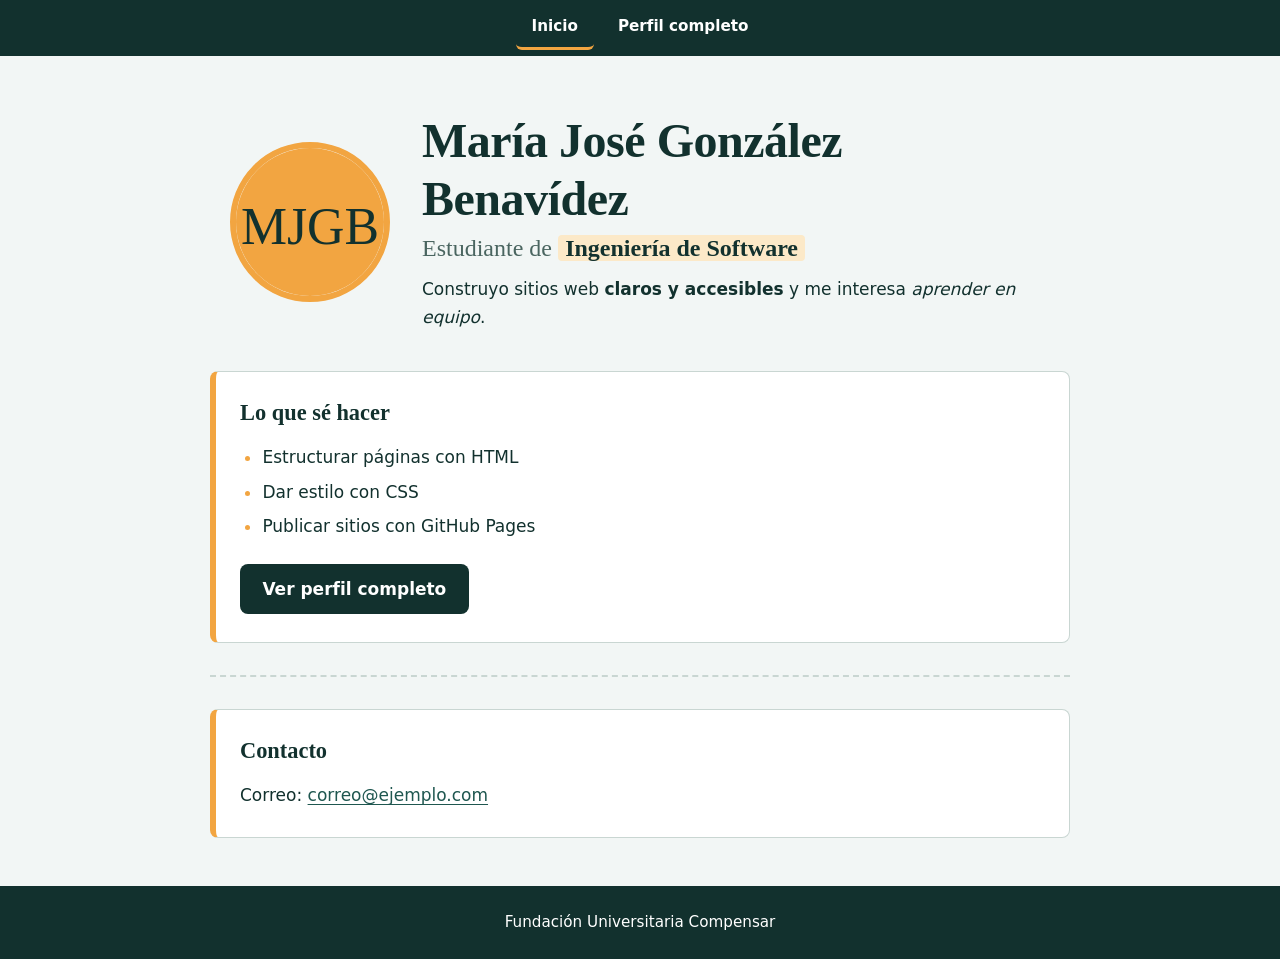
<file: index.html>
<!DOCTYPE html> <!-- Declara que el documento es HTML5 -->
<html lang="es"> <!-- Raíz del documento, idioma español -->
<head> <!-- Abre la cabecera con metadatos -->
  <meta charset="utf-8"> <!-- Codificación que admite tildes y ñ -->
  <meta name="viewport" content="width=device-width, initial-scale=1"> <!-- Hace la página adaptable a móviles -->
  <title>María José González Benavídez | Hoja de vida</title> <!-- Título de la pestaña -->
  <link rel="stylesheet" href="css/styles.css"> <!-- Enlaza la hoja de estilos externa -->
</head> <!-- Cierra la cabecera -->
<body> <!-- Abre el contenido visible -->
  <div class="menu"> <!-- Contenedor de la barra de navegación fija -->
    <a href="index.html" aria-current="page">Inicio</a> <!-- Página actual (se resalta con CSS) -->
    <a href="contenido.html">Perfil completo</a> <!-- Enlace a la página interna de contenido -->
  </div> <!-- Cierra la barra -->
  <div class="portada"> <!-- Contenedor de presentación -->
    <img class="foto" src="data:image/svg+xml,%3Csvg xmlns='http://www.w3.org/2000/svg' viewBox='0 0 80 80'%3E%3Crect width='80' height='80' fill='%23F2A541'/%3E%3Ctext x='40' y='52' font-size='28' text-anchor='middle' fill='%2312312E'%3EMJGB%3C/text%3E%3C/svg%3E" alt="Avatar con las iniciales MJGB"> <!-- Imagen con texto alternativo -->
    <div> <!-- Contenedor del texto de presentación -->
      <h1>María José González Benavídez</h1> <!-- Título principal -->
      <h2>Estudiante de <span class="resalte">Ingeniería de Software</span></h2> <!-- Subtítulo con span resaltado -->
      <p>Construyo sitios web <strong>claros y accesibles</strong> y me interesa <em>aprender en equipo</em>.</p> <!-- Texto con negrita y cursiva -->
    </div> <!-- Cierra el texto -->
  </div> <!-- Cierra la portada -->
  <div class="seccion"> <!-- Sección de habilidades -->
    <h3>Lo que sé hacer</h3> <!-- Título de la sección -->
    <ul> <!-- Lista no ordenada -->
      <li>Estructurar páginas con HTML</li> <!-- Elemento de lista -->
      <li>Dar estilo con CSS</li> <!-- Elemento de lista -->
      <li>Publicar sitios con GitHub Pages</li> <!-- Elemento de lista -->
    </ul> <!-- Cierra la lista -->
    <a class="boton" href="contenido.html">Ver perfil completo</a> <!-- Enlace con apariencia de botón -->
  </div> <!-- Cierra la sección -->
  <hr> <!-- Línea divisoria -->
  <div class="seccion" id="contacto"> <!-- Sección de contacto con id para el anclaje -->
    <h3>Contacto</h3> <!-- Título de la sección -->
    <p>Correo: <a href="mailto:correo@ejemplo.com">correo@ejemplo.com</a></p> <!-- Enlace de correo; reemplazar por el real -->
  </div> <!-- Cierra la sección -->
  <div class="aviso">Versión impresa de la hoja de vida.</div> <!-- Solo visible al imprimir -->
  <div class="pie">Fundación Universitaria Compensar</div> <!-- Pie de página -->
</body> <!-- Cierra el cuerpo -->
</html> <!-- Cierra el documento -->
</file>
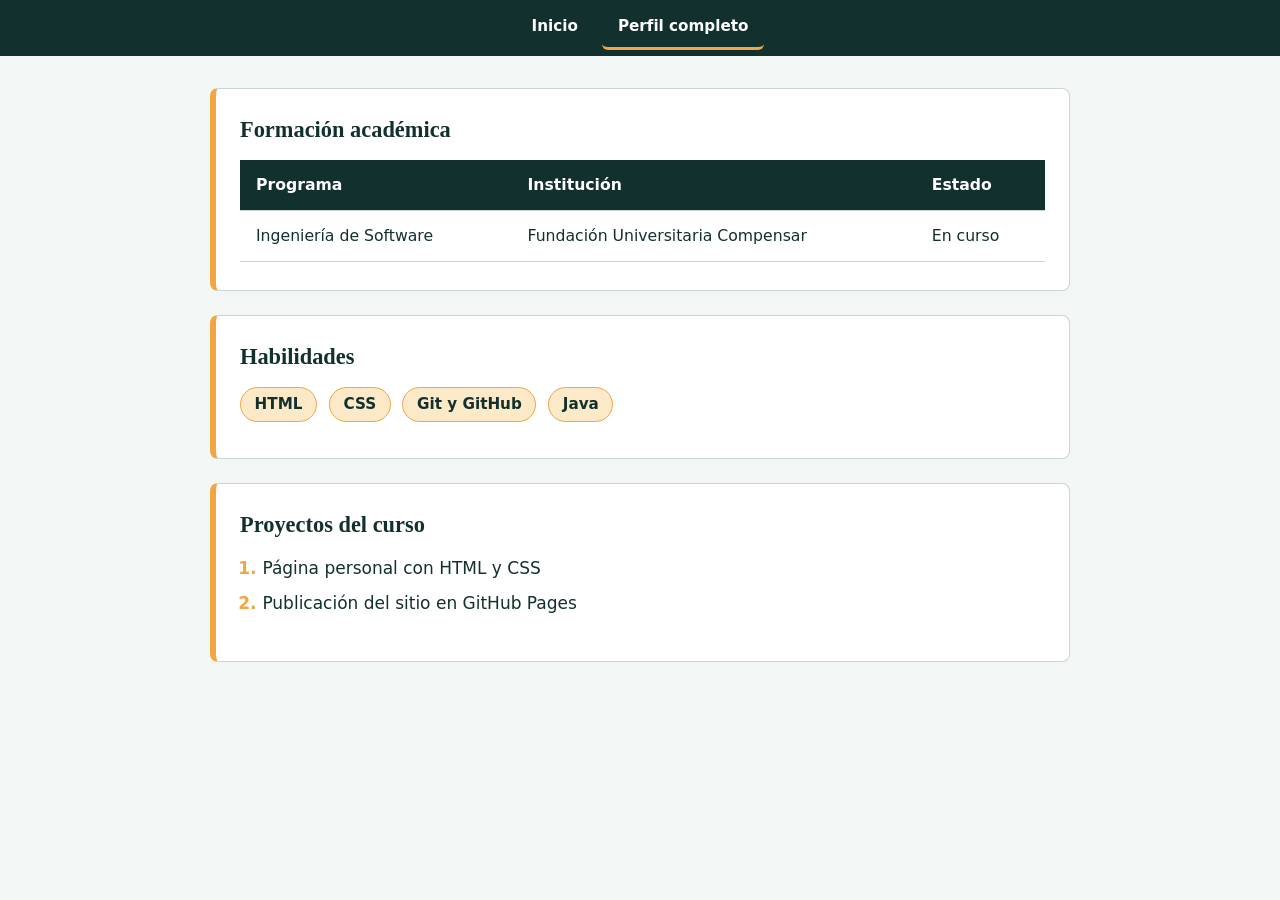
<file: contenido.html>
<!DOCTYPE html> <!-- Declara que el documento es HTML5 -->
<html lang="es"> <!-- Raíz del documento, idioma español -->
<head> <!-- Abre la cabecera con metadatos -->
  <meta charset="utf-8"> <!-- Codificación que admite tildes y ñ -->
  <meta name="viewport" content="width=device-width, initial-scale=1"> <!-- Hace la página adaptable a móviles -->
  <title>Perfil completo | María José González Benavídez</title> <!-- Título de la pestaña -->
  <link rel="stylesheet" href="css/styles.css"> <!-- Reutiliza la misma hoja de estilos -->
</head> <!-- Cierra la cabecera -->
<body> <!-- Abre el contenido visible -->
  <div class="menu"> <!-- Barra de navegación fija -->
    <a href="index.html">Inicio</a> <!-- Vuelve a la página principal -->
    <a href="contenido.html" aria-current="page">Perfil completo</a> <!-- Página actual (se resalta con CSS) -->
  </div> <!-- Cierra la barra -->
  <div class="seccion"> <!-- Sección de formación -->
    <h3>Formación académica</h3> <!-- Título de la sección -->
    <table> <!-- Abre la tabla -->
      <thead> <!-- Encabezado de la tabla -->
        <tr><th>Programa</th><th>Institución</th><th>Estado</th></tr> <!-- Fila de títulos de columna -->
      </thead> <!-- Cierra el encabezado -->
      <tbody> <!-- Cuerpo de la tabla -->
        <tr><td>Ingeniería de Software</td><td>Fundación Universitaria Compensar</td><td>En curso</td></tr> <!-- Fila de datos -->
      </tbody> <!-- Cierra el cuerpo -->
    </table> <!-- Cierra la tabla -->
  </div> <!-- Cierra la sección -->
  <div class="seccion"> <!-- Sección de habilidades -->
    <h3>Habilidades</h3> <!-- Título de la sección -->
    <span class="etiqueta">HTML</span> <!-- Chip en línea -->
    <span class="etiqueta">CSS</span> <!-- Chip en línea -->
    <span class="etiqueta">Git y GitHub</span> <!-- Chip en línea -->
    <span class="etiqueta">Java</span> <!-- Chip en línea -->
  </div> <!-- Cierra la sección -->
  <div class="seccion"> <!-- Sección de proyectos -->
    <h3>Proyectos del curso</h3> <!-- Título de la sección -->
    <ol> <!-- Lista ordenada -->
      <li>Página personal con HTML y CSS</li> <!-- Elemento numerado -->
      <li>Publicación del sitio en GitHub Pages</li> <!-- Elemento numerado -->
    </ol> <!-- Cierra la lista -->
  </div> <!-- Cierra la sección -->
</body> <!-- Cierra el cuerpo -->
</html> <!-- Cierra el documento -->
</file>
<file: css/styles.css>
/* =========================================================
   Hoja de estilos - transferencia-introduccion-lenguajes-internet
   Compartida por index.html y contenido.html
   ========================================================= */

/* ---------- 1. Variables ---------- */
:root {
  --verde: #12312E;        /* color principal */
  --verde-medio: #1F5750; /* color secundario */
  --ambar: #F2A541;        /* color de acento */
  --ambar-suave: #FCE9C8; /* fondo suave */
  --fondo: #F2F6F5;       /* fondo general */
  --blanco: #FFFFFF;      /* color blanco */
  --texto-suave: #4A6560; /* texto secundario */
  --borde: #C9D6D2;       /* color de bordes */
  --ancho: 860px;         /* ancho máximo */
  --alto-menu: 56px;      /* alto del menú */
}

/* ---------- 2. Reinicio básico ---------- */
* {
  box-sizing: border-box; /* incluye padding y borde en el tamaño */
}

html {
  scroll-behavior: smooth; /* desplazamiento suave */
  scroll-padding-top: calc(var(--alto-menu) + 16px); /* evita que el menú tape el destino */
}

body {
  margin: 0; /* elimina márgenes predeterminados */
  padding-top: var(--alto-menu); /* deja espacio para el menú */
  font-family: "Segoe UI", system-ui, -apple-system, Roboto, Arial, sans-serif; /* fuente principal */
  font-size: 1.0625rem; /* tamaño base del texto */
  line-height: 1.65; /* espacio entre líneas */
  color: var(--verde); /* color de texto */
  background: var(--fondo); /* color de fondo */
}

/* ---------- 3. Tipografía ---------- */
h1,
h2,
h3 {
  font-family: Georgia, "Times New Roman", serif; /* fuente de títulos */
  line-height: 1.2; /* reduce espacio vertical */
  margin: 0; /* elimina márgenes */
}

h1 {
  font-size: clamp(2rem, 5vw, 3rem); /* tamaño adaptable */
  letter-spacing: -0.01em; /* acerca ligeramente las letras */
}

h2 {
  font-size: clamp(1.2rem, 3vw, 1.5rem); /* tamaño adaptable */
  font-weight: 400; /* grosor normal */
  color: var(--texto-suave); /* color secundario */
  margin-top: 0.4rem; /* separación superior */
}

h3 {
  font-size: 1.4rem; /* tamaño fijo */
  margin-bottom: 1rem; /* separación inferior */
}

p {
  margin: 0.8rem 0 0; /* margen superior */
  max-width: 60ch; /* ancho cómodo de lectura */
}

strong {
  font-weight: 700; /* texto en negrita */
}

em {
  font-style: italic; /* texto en cursiva */
}

a {
  color: var(--verde-medio); /* color de enlaces */
  text-underline-offset: 3px; /* separa el subrayado */
}

a:hover {
  color: var(--verde); /* cambia color al pasar el ratón */
}

/* Texto resaltado */
.resalte {
  background: var(--ambar-suave); /* fondo resaltado */
  color: var(--verde); /* color del texto */
  padding: 0 0.3em; /* espacio interior horizontal */
  border-radius: 4px; /* esquinas redondeadas */
  font-weight: 600; /* seminegrita */
}

/* ---------- 4. Menú fijo ---------- */
.menu {
  position: fixed; /* permanece visible */
  top: 0; /* pegado arriba */
  left: 0; /* pegado a la izquierda */
  right: 0; /* pegado a la derecha */
  height: var(--alto-menu); /* altura del menú */
  z-index: 10; /* queda por encima */
  display: flex; /* activa Flexbox */
  align-items: center; /* centra verticalmente */
  justify-content: center; /* centra horizontalmente */
  gap: 0.5rem; /* espacio entre enlaces */
  background: var(--verde); /* color de fondo */
}

.menu a {
  color: var(--blanco); /* texto blanco */
  text-decoration: none; /* elimina subrayado */
  padding: 0.5rem 1rem; /* relleno interno */
  border-radius: 6px; /* esquinas redondeadas */
  font-weight: 600; /* seminegrita */
  font-size: 0.95rem; /* tamaño del texto */
  border-bottom: 3px solid transparent; /* borde oculto */
}

.menu a:hover {
  background: var(--verde-medio); /* cambia fondo */
  border-bottom-color: var(--ambar); /* muestra borde inferior */
}

.menu a[aria-current="page"] {
  border-bottom-color: var(--ambar); /* indica página actual */
}

.menu + .seccion {
  margin-top: 2rem; /* separa el contenido inicial */
}

/* ---------- 5. Portada ---------- */
.portada {
  max-width: var(--ancho); /* ancho máximo */
  margin: 0 auto; /* centrado horizontal */
  padding: 3.5rem 1.25rem 2.5rem; /* espacio interno */
  display: flex; /* activa Flexbox */
  align-items: center; /* centra verticalmente */
  gap: 2rem; /* separación entre elementos */
}

.foto {
  width: 160px; /* ancho de imagen */
  height: 160px; /* alto de imagen */
  flex-shrink: 0; /* evita reducción */
  border-radius: 50%; /* forma circular */
  border: 6px solid var(--ambar); /* borde decorativo */
  object-fit: cover; /* recorta sin deformar */
}

/* ---------- 6. Secciones ---------- */
.seccion {
  max-width: var(--ancho); /* ancho máximo */
  margin: 0 auto 1.5rem; /* centrado y separación */
  padding: 1.75rem 1.5rem; /* espacio interno */
  background: var(--blanco); /* fondo blanco */
  border: 1px solid var(--borde); /* borde general */
  border-left: 6px solid var(--ambar); /* borde destacado */
  border-radius: 8px; /* esquinas redondeadas */
}

@media (max-width: 920px) {
  .seccion {
    margin-left: 1rem; /* margen izquierdo */
    margin-right: 1rem; /* margen derecho */
  }
}

/* Listas */
ul,
ol {
  margin: 0 0 1rem; /* margen inferior */
  padding-left: 1.4rem; /* sangría */
}

li {
  margin-bottom: 0.4rem; /* espacio entre elementos */
}

li::marker {
  color: var(--ambar); /* color de viñeta */
  font-weight: 700; /* viñeta destacada */
}

/* ---------- 7. Botón ---------- */
.boton {
  display: inline-block; /* permite tamaño personalizado */
  margin-top: 0.5rem; /* separación superior */
  padding: 0.7rem 1.4rem; /* relleno interno */
  background: var(--verde); /* color de fondo */
  color: var(--blanco); /* color del texto */
  font-weight: 700; /* negrita */
  text-decoration: none; /* sin subrayado */
  border-radius: 8px; /* esquinas redondeadas */
}

.boton:hover {
  background: var(--ambar); /* cambia fondo */
  color: var(--verde); /* cambia texto */
}

/* ---------- 8. Etiquetas ---------- */
.etiqueta {
  display: inline-block; /* permite varias en línea */
  margin: 0 0.4rem 0.5rem 0; /* separación externa */
  padding: 0.25rem 0.85rem; /* espacio interno */
  background: var(--ambar-suave); /* fondo suave */
  color: var(--verde); /* color de texto */
  border: 1px solid var(--ambar); /* borde visible */
  border-radius: 999px; /* forma de píldora */
  font-size: 0.95rem; /* tamaño del texto */
  font-weight: 600; /* seminegrita */
}

/* ---------- 9. Tabla ---------- */
table {
  width: 100%; /* ocupa todo el ancho */
  border-collapse: collapse; /* une bordes */
  font-size: 0.98rem; /* tamaño de texto */
}

th,
td {
  padding: 0.75rem 1rem; /* espacio interno */
  text-align: left; /* alinea a la izquierda */
  border-bottom: 1px solid var(--borde); /* línea divisoria */
}

thead th {
  background: var(--verde); /* fondo encabezado */
  color: var(--blanco); /* texto blanco */
}

tbody tr:hover {
  background: var(--ambar-suave); /* resalta la fila */
}

/* ---------- 10. Línea divisoria ---------- */
hr {
  max-width: var(--ancho); /* ancho máximo */
  margin: 2rem auto; /* centrado vertical */
  border: 0; /* elimina borde normal */
  border-top: 2px dashed var(--borde); /* línea punteada */
}

/* ---------- 11. Aviso y pie ---------- */
.aviso {
  display: none; /* oculto en pantalla */
}

.pie {
  margin-top: 3rem; /* separación superior */
  padding: 1.5rem 1rem; /* espacio interno */
  text-align: center; /* centra el texto */
  background: var(--verde); /* fondo oscuro */
  color: var(--blanco); /* texto blanco */
  font-size: 0.95rem; /* tamaño del texto */
}

/* ---------- 12. Responsive ---------- */
@media (max-width: 600px) {
  .portada {
    flex-direction: column; /* coloca elementos en columna */
    text-align: center; /* centra texto */
    padding-top: 2.5rem; /* reduce espacio superior */
  }

  .foto {
    width: 130px; /* ancho menor */
    height: 130px; /* alto menor */
  }

  .menu {
    gap: 0; /* elimina separación */
  }

  .menu a {
    padding: 0.5rem 0.6rem; /* reduce relleno */
    font-size: 0.85rem; /* reduce tamaño */
  }

  .seccion {
    padding: 1.25rem 1rem; /* reduce espacio interno */
  }

  table {
    display: block; /* permite desplazamiento */
    overflow-x: auto; /* scroll horizontal */
  }
}

/* ---------- 13. Impresión ---------- */
@media print {
  body {
    padding-top: 0; /* elimina espacio del menú */
    background: #fff; /* fondo blanco */
    color: #000; /* texto negro */
    font-size: 12pt; /* tamaño para impresión */
  }

  .menu,
  .boton {
    display: none; /* oculta elementos innecesarios */
  }

  .aviso {
    display: block; /* muestra aviso */
    text-align: center; /* centra el texto */
    font-style: italic; /* cursiva */
    margin: 1rem 0; /* margen vertical */
  }

  .seccion {
    border: 1px solid #999; /* borde gris */
    border-left-width: 6px; /* conserva borde lateral */
    break-inside: avoid; /* evita cortes de sección */
  }

  thead th {
    background: #eee; /* gris claro */
    color: #000; /* texto negro */
  }

  .pie {
    background: none; /* elimina fondo */
    color: #000; /* texto negro */
    border-top: 1px solid #999; /* línea superior */
  }

  a {
    color: #000; /* enlaces negros */
  }
}
</file>
